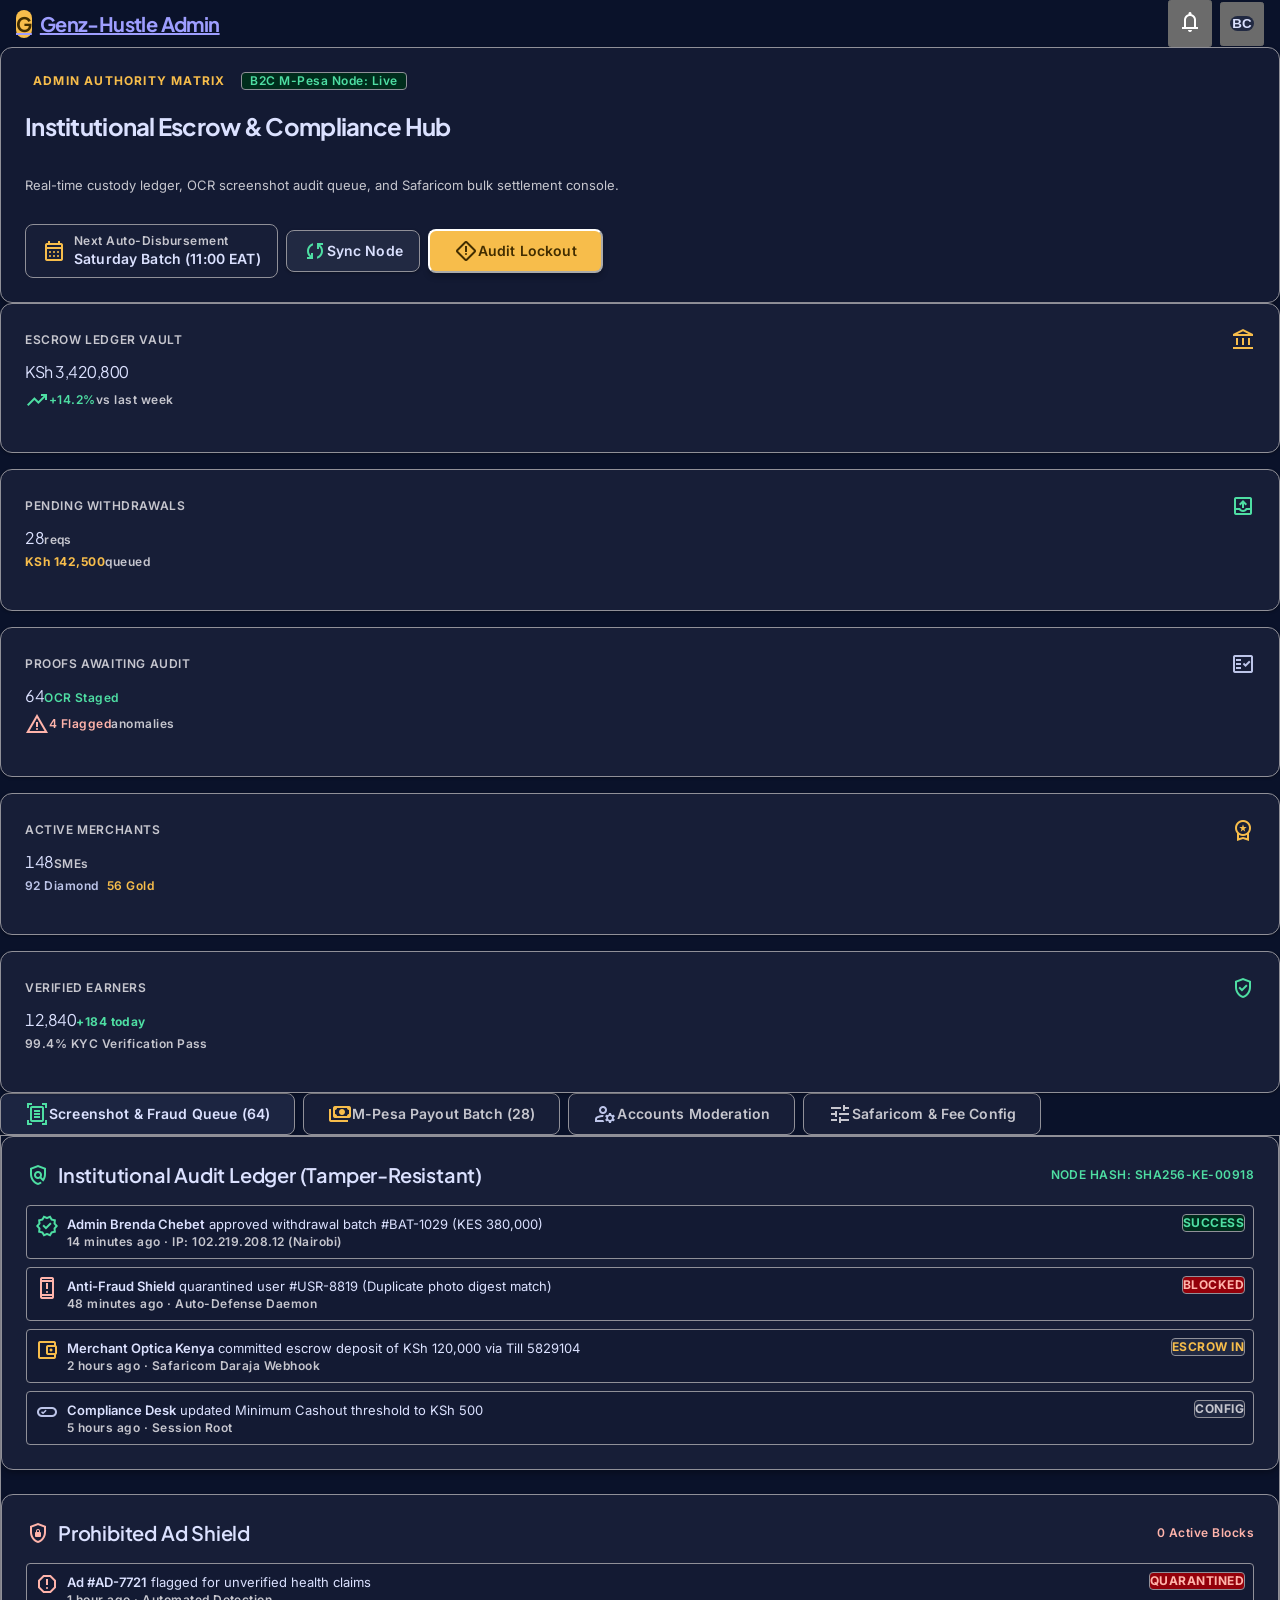
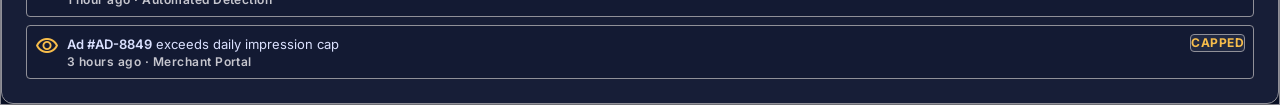
<file: admin-dashboard.html>
<!DOCTYPE html>
<html lang="en" class="dark">
<head>
  <meta charset="utf-8"/>
  <meta content="width=device-width, initial-scale=1.0" name="viewport"/>
  <title>Admin Console — Genz-Hustle</title>
  <link rel="preconnect" href="https://fonts.googleapis.com"/>
  <link rel="preconnect" href="https://fonts.gstatic.com" crossorigin/>
  <link href="https://fonts.googleapis.com/css2?family=Inter:wght@400;500;600;700&amp;family=Plus+Jakarta+Sans:wght@600;700;800&amp;display=swap" rel="stylesheet"/>
  <link href="https://fonts.googleapis.com/css2?family=Material+Symbols+Outlined:opsz,wght,FILL,GRAD@24,400,0,0" rel="stylesheet"/>
  <link rel="stylesheet" href="assets/css/design-system.css"/>
  <style>
    .tab-content{display:none}.tab-content--active{display:block}
  </style>
</head>
<body>
  <a href="#main-content" class="skip-to-content">Skip to main content</a>

  <header class="border-b border-surface-variant sticky top-0 z-sticky bg-surface/80 backdrop-blur-md">
    <div class="container flex items-center justify-between py-space-sm px-space-md gap-space-md">
      <a href="index.html" class="flex items-center gap-space-sm text-decoration-none">
        <span class="w-8 h-8 rounded-lg bg-secondary flex items-center justify-center text-on-secondary font-display-lg text-headline-md font-bold">G</span>
        <span class="font-display text-headline-md font-bold tracking-tight">Genz-Hustle Admin</span>
      </a>

      <nav class="hidden md:flex items-center gap-space-lg">
        <a href="#dashboard" class="text-on-surface-variant hover:text-on-surface transition-colors text-label-sm font-semibold">Dashboard</a>
        <a href="#proof-audit" class="text-on-surface-variant hover:text-on-surface transition-colors text-label-sm font-semibold">Proof Audit</a>
        <a href="#mpesa" class="text-on-surface-variant hover:text-on-surface transition-colors text-label-sm font-semibold">M-Pesa Payouts</a>
        <a href="#moderation" class="text-on-surface-variant hover:text-on-surface transition-colors text-label-sm font-semibold">Moderation</a>
        <a href="#config" class="text-on-surface-variant hover:text-on-surface transition-colors text-label-sm font-semibold">System Config</a>
        <a href="#compliance" class="text-on-surface-variant hover:text-on-surface transition-colors text-label-sm font-semibold">Compliance</a>
      </nav>

      <div class="flex items-center gap-space-sm">
        <button class="btn--icon" aria-label="Notifications" id="admin-notif-btn"><span class="material-symbols-outlined">notifications</span><span class="absolute top-1 right-1 w-2.5 h-2.5 rounded-full bg-error"></span></button>
        <button class="btn--icon" aria-label="Open user menu" id="admin-user-menu-btn"><span class="w-8 h-8 rounded-full bg-surface-container-high flex items-center justify-center text-on-surface font-bold text-xs">BC</span></button>
      </div>
    </div>
  </header>

  <main id="main-content">
    <section class="flex flex-col lg:flex-row lg:items-center justify-between gap-space-md bg-surface-container-low p-space-lg rounded-xl shadow-md border border-surface-variant mb-space-lg">
      <div class="flex flex-col gap-space-xs">
        <div class="flex items-center gap-space-sm"><span class="font-label-sm text-label-sm px-space-sm py-0.5 rounded bg-secondary/15 text-secondary uppercase tracking-widest font-bold">Admin Authority Matrix</span><span class="inline-flex items-center gap-1.5 px-space-sm py-0.5 rounded bg-tertiary-container text-tertiary font-label-sm text-label-sm border border-tertiary/30"><span class="w-1.5 h-1.5 rounded-full bg-tertiary animate-pulse"></span> B2C M-Pesa Node: Live</span></div>
        <h1 class="text-headline-lg text-headline-lg text-on-surface tracking-tight">Institutional Escrow &amp; Compliance Hub</h1>
        <p class="font-body-sm text-body-sm text-on-surface-variant">Real-time custody ledger, OCR screenshot audit queue, and Safaricom bulk settlement console.</p>
      </div>
      <div class="flex items-center flex-wrap gap-space-sm">
        <div class="bg-surface-container px-space-md py-space-sm rounded-lg flex items-center gap-space-sm border border-surface-variant"><span class="material-symbols-outlined text-secondary text-[20px]" aria-hidden="true">calendar_month</span><div class="flex flex-col"><span class="font-label-sm text-label-sm text-on-surface-variant">Next Auto-Disbursement</span><span class="font-label-md text-label-md text-on-surface font-semibold">Saturday Batch (11:00 EAT)</span></div></div>
        <button class="flex items-center gap-space-xs bg-surface-container-high hover:bg-surface-variant text-on-surface px-space-md py-space-sm rounded-lg transition-colors shadow-sm border border-surface-variant" id="refreshDataBtn" type="button"><span class="material-symbols-outlined text-tertiary text-[18px]" aria-hidden="true">sync</span><span class="font-label-md text-label-md">Sync Node</span></button>
        <button class="flex items-center gap-space-xs bg-secondary hover:bg-secondary-fixed text-on-secondary px-space-lg py-space-sm rounded-lg transition-all shadow-md font-semibold border-none" type="button"><span class="material-symbols-outlined text-[18px]" aria-hidden="true">emergency_home</span><span class="font-label-md text-label-md">Audit Lockout</span></button>
      </div>
    </section>

    <section class="grid grid-cols-1 md:grid-cols-2 xl:grid-cols-5 gap-space-md mb-space-lg">
      <div class="bg-surface-container p-space-lg rounded-xl shadow-sm flex flex-col justify-between relative overflow-hidden group border border-surface-variant">
        <div class="absolute -right-4 -bottom-4 w-20 h-20 bg-secondary/5 rounded-full pointer-events-none"></div>
        <div class="flex items-center justify-between mb-space-sm"><span class="font-label-sm text-label-sm text-on-surface-variant uppercase tracking-wider font-semibold">Escrow Ledger Vault</span><span class="material-symbols-outlined text-secondary text-[22px]" aria-hidden="true">account_balance</span></div>
        <div class="flex flex-col"><span class="font-currency-metric text-currency-metric text-on-surface tracking-tight">KSh 3,420,800</span><div class="flex items-center gap-space-xs mt-space-xs"><span class="text-tertiary font-label-sm text-label-sm font-semibold flex items-center"><span class="material-symbols-outlined text-[14px]" aria-hidden="true">trending_up</span> +14.2%</span><span class="text-on-surface-variant font-label-sm text-label-sm">vs last week</span></div></div>
        <div class="w-full bg-surface-container-lowest h-1.5 rounded-full mt-space-md overflow-hidden"><div class="bg-secondary h-full rounded-full" style="width:78%"></div></div>
      </div>

      <div class="bg-surface-container p-space-lg rounded-xl shadow-sm flex flex-col justify-between relative overflow-hidden group border border-surface-variant">
        <div class="absolute -right-4 -bottom-4 w-20 h-20 bg-tertiary/5 rounded-full pointer-events-none"></div>
        <div class="flex items-center justify-between mb-space-sm"><span class="font-label-sm text-label-sm text-on-surface-variant uppercase tracking-wider font-semibold">Pending Withdrawals</span><span class="material-symbols-outlined text-tertiary text-[22px]" aria-hidden="true">outbox</span></div>
        <div class="flex flex-col"><div class="flex items-baseline gap-space-xs"><span class="font-currency-metric text-currency-metric text-on-surface tracking-tight">28</span><span class="font-label-sm text-label-sm text-on-surface-variant">reqs</span></div><div class="flex items-center gap-space-xs mt-space-xs"><span class="text-secondary font-label-sm text-label-sm font-bold">KSh 142,500</span><span class="text-on-surface-variant font-label-sm text-label-sm">queued</span></div></div>
        <div class="w-full bg-surface-container-lowest h-1.5 rounded-full mt-space-md overflow-hidden"><div class="bg-tertiary h-full rounded-full" style="width:45%"></div></div>
      </div>

      <div class="bg-surface-container p-space-lg rounded-xl shadow-sm flex flex-col justify-between relative overflow-hidden group border border-surface-variant">
        <div class="absolute -right-4 -bottom-4 w-20 h-20 bg-primary/5 rounded-full pointer-events-none"></div>
        <div class="flex items-center justify-between mb-space-sm"><span class="font-label-sm text-label-sm text-on-surface-variant uppercase tracking-wider font-semibold">Proofs Awaiting Audit</span><span class="material-symbols-outlined text-primary text-[22px]" aria-hidden="true">fact_check</span></div>
        <div class="flex flex-col"><div class="flex items-baseline gap-space-xs"><span class="font-currency-metric text-currency-metric text-on-surface tracking-tight">64</span><span class="font-label-sm text-label-sm text-tertiary font-semibold">OCR Staged</span></div><div class="flex items-center gap-space-xs mt-space-xs"><span class="text-error font-label-sm text-label-sm flex items-center"><span class="material-symbols-outlined text-[14px]" aria-hidden="true">warning</span> 4 Flagged</span><span class="text-on-surface-variant font-label-sm text-label-sm">anomalies</span></div></div>
        <div class="w-full bg-surface-container-lowest h-1.5 rounded-full mt-space-md overflow-hidden"><div class="bg-primary h-full rounded-full" style="width:62%"></div></div>
      </div>

      <div class="bg-surface-container p-space-lg rounded-xl shadow-sm flex flex-col justify-between relative overflow-hidden group border border-surface-variant">
        <div class="absolute -right-4 -bottom-4 w-20 h-20 bg-secondary/5 rounded-full pointer-events-none"></div>
        <div class="flex items-center justify-between mb-space-sm"><span class="font-label-sm text-label-sm text-on-surface-variant uppercase tracking-wider font-semibold">Active Merchants</span><span class="material-symbols-outlined text-secondary text-[22px]" aria-hidden="true">workspace_premium</span></div>
        <div class="flex flex-col"><div class="flex items-baseline gap-space-xs"><span class="font-currency-metric text-currency-metric text-on-surface tracking-tight">148</span><span class="font-label-sm text-label-sm text-on-surface-variant">SMEs</span></div><div class="flex items-center gap-space-sm mt-space-xs font-label-sm text-label-sm"><span class="text-primary font-semibold">92 Diamond</span><span class="text-secondary font-semibold">56 Gold</span></div></div>
        <div class="w-full bg-surface-container-lowest h-1.5 rounded-full mt-space-md overflow-hidden"><div class="bg-secondary h-full rounded-full" style="width:89%"></div></div>
      </div>

      <div class="bg-surface-container p-space-lg rounded-xl shadow-sm flex flex-col justify-between relative overflow-hidden group border border-surface-variant">
        <div class="absolute -right-4 -bottom-4 w-20 h-20 bg-tertiary/5 rounded-full pointer-events-none"></div>
        <div class="flex items-center justify-between mb-space-sm"><span class="font-label-sm text-label-sm text-on-surface-variant uppercase tracking-wider font-semibold">Verified Earners</span><span class="material-symbols-outlined text-tertiary text-[22px]" aria-hidden="true">verified_user</span></div>
        <div class="flex flex-col"><div class="flex items-baseline gap-space-xs"><span class="font-currency-metric text-currency-metric text-on-surface tracking-tight">12,840</span><span class="font-label-sm text-label-sm text-tertiary font-bold">+184 today</span></div><div class="flex items-center gap-space-xs mt-space-xs"><span class="text-on-surface-variant font-label-sm text-label-sm">99.4% KYC Verification Pass</span></div></div>
        <div class="w-full bg-surface-container-lowest h-1.5 rounded-full mt-space-md overflow-hidden"><div class="bg-tertiary h-full rounded-full" style="width:94%"></div></div>
      </div>
    </section>
    <div class="flex items-center gap-space-sm overflow-x-auto pb-space-xs border-b border-surface-variant mb-space-lg">
      <button class="admin-tab-btn px-space-lg py-space-sm rounded-lg bg-primary-container text-on-surface font-label-md text-label-md font-semibold flex items-center gap-space-xs shadow-sm border border-surface-variant" data-tab-target="proof-audit" type="button"><span class="material-symbols-outlined text-[18px] text-tertiary" aria-hidden="true">document_scanner</span><span>Screenshot &amp; Fraud Queue (64)</span></button>
      <button class="admin-tab-btn px-space-lg py-space-sm rounded-lg bg-surface-container text-on-surface-variant hover:text-on-surface font-label-md text-label-md font-semibold flex items-center gap-space-xs transition-colors border border-surface-variant/50" data-tab-target="mpesa-disbursement" type="button"><span class="material-symbols-outlined text-[18px] text-secondary" aria-hidden="true">payments</span><span>M-Pesa Payout Batch (28)</span></button>
      <button class="admin-tab-btn px-space-lg py-space-sm rounded-lg bg-surface-container text-on-surface-variant hover:text-on-surface font-label-md text-label-md font-semibold flex items-center gap-space-xs transition-colors border border-surface-variant/50" data-tab-target="user-moderation" type="button"><span class="material-symbols-outlined text-[18px] text-primary" aria-hidden="true">manage_accounts</span><span>Accounts Moderation</span></button>
      <button class="admin-tab-btn px-space-lg py-space-sm rounded-lg bg-surface-container text-on-surface-variant hover:text-on-surface font-label-md text-label-md font-semibold flex items-center gap-space-xs transition-colors border border-surface-variant/50" data-tab-target="system-config" type="button"><span class="material-symbols-outlined text-[18px] text-on-surface-variant" aria-hidden="true">tune</span><span>Safaricom &amp; Fee Config</span></button>
    </div>

    <section class="tab-content flex-col gap-space-md mb-space-lg border border-surface-variant" id="tab-proof-audit">
      <div class="flex flex-col xl:flex-row gap-space-md">
        <div class="xl:w-5/12 flex flex-col bg-surface-container rounded-xl shadow-md overflow-hidden border border-surface-variant">
          <div class="p-space-md bg-surface-container-high flex items-center justify-between border-b border-surface-variant/50"><div class="flex items-center gap-space-sm"><span class="material-symbols-outlined text-tertiary text-[20px]" aria-hidden="true">filter_list</span><span class="font-headline-md text-headline-md text-on-surface">Submissions Awaiting Verification</span></div><span class="font-label-sm text-label-sm bg-surface-container px-space-sm py-0.5 rounded text-secondary font-bold border border-surface-variant/30">Sort: 24h Expiry</span></div>
          <div class="divide-y-0 flex flex-col p-space-sm gap-space-xs max-h-[640px] overflow-y-auto">
            <div class="submission-item cursor-pointer p-space-md rounded-lg bg-primary-container text-on-surface flex flex-col gap-space-xs transition-all border border-surface-variant/30">
              <div class="flex items-center justify-between"><div class="flex items-center gap-space-xs"><span class="w-2 h-2 rounded-full bg-tertiary"></span><span class="font-label-md text-label-md font-bold">Kev_Nairobi047</span><span class="font-label-sm text-label-sm px-1.5 py-0.5 rounded bg-surface-container-high text-secondary">Gold Tier</span></div><span class="font-label-sm text-label-sm text-tertiary font-mono">KES 50 Yield</span></div>
              <div class="flex items-center justify-between text-on-surface-variant font-body-sm text-body-sm"><span>Campaign: #AD-8849 (Optica Kenya Promo)</span><span class="font-mono text-tertiary-fixed-dim">OCR: 412 Views</span></div>
              <div class="flex items-center justify-between mt-1 pt-1 bg-surface-container-lowest/40 px-2 py-1 rounded font-label-sm text-label-sm border border-surface-variant/30"><span class="text-on-surface-variant">Timestamp: 23 hrs 12 mins ago</span><span class="text-tertiary font-bold">Integrity: 98.4% SAFE</span></div>
            </div>
            <div class="submission-item cursor-pointer p-space-md rounded-lg bg-surface-container-low hover:bg-surface-container-high text-on-surface flex flex-col gap-space-xs transition-all border border-surface-variant/30">
              <div class="flex items-center justify-between"><div class="flex items-center gap-space-xs"><span class="w-2 h-2 rounded-full bg-secondary"></span><span class="font-label-md text-label-md font-bold">Amani_W</span><span class="font-label-sm text-label-sm px-1.5 py-0.5 rounded bg-surface-container-high text-primary">Silver Tier</span></div><span class="font-label-sm text-label-sm text-secondary font-mono">KES 25 Yield</span></div>
              <div class="flex items-center justify-between text-on-surface-variant font-body-sm text-body-sm"><span>Campaign: #AD-9102 (Jumia Flash Tech)</span><span class="font-mono text-on-surface">OCR: 198 Views</span></div>
              <div class="flex items-center justify-between mt-1 pt-1 bg-surface-container-lowest/40 px-2 py-1 rounded font-label-sm text-label-sm border border-surface-variant/30"><span class="text-on-surface-variant">Timestamp: 19 hrs 44 mins ago</span><span class="text-secondary font-bold">Integrity: 91.0% SAFE</span></div>
            </div>
            <div class="submission-item cursor-pointer p-space-md rounded-lg bg-surface-container-low hover:bg-surface-container-high text-on-surface flex flex-col gap-space-xs transition-all border border-error/40">
              <div class="flex items-center justify-between"><div class="flex items-center gap-space-xs"><span class="w-2 h-2 rounded-full bg-error"></span><span class="font-label-md text-label-md font-bold">Brian_K_254</span><span class="font-label-sm text-label-sm px-1.5 py-0.5 rounded bg-surface-container-high text-tertiary">Bronze Tier</span></div><span class="font-label-sm text-label-sm text-error font-mono">SUSPICIOUS</span></div>
              <div class="flex items-center justify-between text-on-surface-variant font-body-sm text-body-sm"><span>Campaign: #AD-8849 (Optica Kenya Promo)</span><span class="font-mono text-error">OCR: Resized Exif</span></div>
              <div class="flex items-center justify-between mt-1 pt-1 bg-error-container/40 px-2 py-1 rounded font-label-sm text-label-sm text-error border border-error/30"><span>Timestamp mismatch: 31 hrs old</span><span class="font-bold uppercase tracking-wider">Duplicate Hash Flag</span></div>
            </div>
            <div class="submission-item cursor-pointer p-space-md rounded-lg bg-surface-container-low hover:bg-surface-container-high text-on-surface flex flex-col gap-space-xs transition-all border border-surface-variant/30">
              <div class="flex items-center justify-between"><div class="flex items-center gap-space-xs"><span class="w-2 h-2 rounded-full bg-tertiary"></span><span class="font-label-md text-label-md font-bold">Faith_Omondi</span><span class="font-label-sm text-label-sm px-1.5 py-0.5 rounded bg-surface-container-high text-secondary">Gold Tier</span></div><span class="font-label-sm text-label-sm text-tertiary font-mono">KES 50 Yield</span></div>
              <div class="flex items-center justify-between text-on-surface-variant font-body-sm text-body-sm"><span>Campaign: #AD-9230 (Bata Shoe Fest)</span><span class="font-mono text-tertiary-fixed-dim">OCR: 530 Views</span></div>
              <div class="flex items-center justify-between mt-1 pt-1 bg-surface-container-lowest/40 px-2 py-1 rounded font-label-sm text-label-sm border border-surface-variant/30"><span class="text-on-surface-variant">Timestamp: 21 hrs 02 mins ago</span><span class="text-tertiary font-bold">Integrity: 99.2% SAFE</span></div>
            </div>
          </div>
        </div>

        <div class="xl:w-7/12 flex flex-col bg-surface-container rounded-xl shadow-md overflow-hidden border border-surface-variant">
          <div class="p-space-md bg-surface-container-high flex flex-wrap items-center justify-between gap-space-sm border-b border-surface-variant/50"><div class="flex items-center gap-space-sm"><span class="material-symbols-outlined text-secondary text-[22px]" aria-hidden="true">csv</span><div><span class="font-headline-md text-headline-md text-on-surface">VeriView™ Neural Inspection Deck</span><span class="block font-label-sm text-label-sm text-on-surface-variant">Reviewing: Kev_Nairobi047 | Submission ID #SUB-89410</span></div></div><span class="font-label-sm text-label-sm px-space-sm py-1 rounded bg-tertiary-container text-tertiary font-mono font-bold border border-tertiary/30">Audit State: PENDING DISPATCH</span></div>
          <div class="p-space-lg flex flex-col gap-space-lg">
            <div class="grid grid-cols-1 md:grid-cols-2 gap-space-md">
              <div class="bg-surface-container-lowest p-space-md rounded-lg flex flex-col items-center justify-center relative min-h-[360px] border border-surface-variant/50"><div class="relative w-full h-[320px] rounded-lg overflow-hidden bg-surface-container-high flex items-center justify-center border border-surface-variant/30"><img class="object-cover w-full h-full" loading="lazy" src="https://lh3.googleusercontent.com/aida-public/[base64]" alt="A smartphone screenshot showing a genuine Kenyan WhatsApp Status viewer analytics page displaying 412 status viewers with distinct timestamps and contacts, framed in dark modern mobile interface with high-contrast text and green WhatsApp verification cues."/><div class="absolute bottom-16 left-6 right-6 p-2 rounded bg-surface-container-lowest/90 backdrop-blur-md border border-tertiary flex items-center justify-between"><div class="flex items-center gap-2"><span class="w-2 h-2 rounded-full bg-tertiary animate-ping"></span><span class="font-label-sm text-label-sm text-tertiary font-mono">OCR BOUNDED: 'Viewed by 412'</span></div><span class="font-label-sm text-label-sm text-secondary font-bold">Match: 100%</span></div></div><div class="flex items-center justify-between w-full mt-space-sm text-on-surface-variant font-label-sm text-label-sm"><span>Original File: status_proof_img_89410.png</span><span class="text-tertiary">EXIF Camera: Samsung SM-A536B</span></div></div>
              <div class="flex flex-col justify-between bg-surface-container-low p-space-md rounded-lg border border-surface-variant"><div class="flex flex-col gap-space-sm"><span class="font-label-sm text-label-sm uppercase tracking-wider text-secondary font-bold">OCR Heuristics Analysis</span><div class="bg-surface-container p-space-sm rounded flex justify-between items-center border border-surface-variant/50"><span class="font-body-sm text-body-sm text-on-surface-variant">Extracted View Count</span><span class="font-headline-md text-headline-md text-on-surface font-mono">412 Views</span></div><div class="bg-surface-container p-space-sm rounded flex justify-between items-center border border-surface-variant/50"><span class="font-body-sm text-body-sm text-on-surface-variant">Required Ad Minimum</span><span class="font-label-md text-label-md text-on-surface">150 Views (Met +174%)</span></div><div class="bg-surface-container p-space-sm rounded flex justify-between items-center border border-surface-variant/50"><span class="font-body-sm text-body-sm text-on-surface-variant">24-Hour Expiry Window</span><span class="font-label-md text-label-md text-tertiary flex items-center gap-1"><span class="material-symbols-outlined text-[16px]" aria-hidden="true">check_circle</span> 23h 12m (Valid)</span></div><div class="bg-surface-container p-space-sm rounded flex justify-between items-center border border-surface-variant/50"><span class="font-body-sm text-body-sm text-on-surface-variant">Ad ID Hash Match</span><span class="font-label-md text-label-md text-tertiary font-mono">#AD-8849-CONFIRMED</span></div><div class="bg-surface-container p-space-sm rounded flex justify-between items-center border border-surface-variant/50"><span class="font-body-sm text-body-sm text-on-surface-variant">Image Integrity / Font Alteration</span><span class="font-label-md text-label-md text-tertiary">0% Modification Detected</span></div></div><div class="bg-surface-container-high p-space-md rounded-lg flex flex-col gap-space-xs mt-space-sm border border-surface-variant/30"><div class="flex justify-between items-center"><span class="font-label-sm text-label-sm text-on-surface-variant">Auditor Payout Credit:</span><span class="font-currency-metric text-currency-metric text-secondary font-bold">KSh 50.00</span></div><span class="font-body-sm text-body-sm text-on-surface-variant">Will credit directly to Earner M-Pesa balance vault under pending reserve.</span></div></div>
            </div>
            <div class="flex flex-wrap items-center justify-end gap-space-md pt-space-sm bg-surface-container-low p-space-md rounded-lg border-t border-surface-variant/30"><button class="px-space-md py-space-sm rounded-lg bg-error-container text-on-error-container hover:bg-error hover:text-on-error font-label-md text-label-md transition-colors flex items-center gap-space-xs border border-error/30" type="button"><span class="material-symbols-outlined text-[18px]" aria-hidden="true">gavel</span><span>Flag Duplicate / Ban</span></button><button class="px-space-md py-space-sm rounded-lg bg-surface-container-high text-on-surface hover:bg-surface-bright font-label-md text-label-md transition-colors flex items-center gap-space-xs border border-surface-variant" type="button"><span class="material-symbols-outlined text-[18px]" aria-hidden="true">cancel</span><span>Reject with Reason</span></button><button class="px-space-lg py-space-sm rounded-lg bg-tertiary text-on-tertiary hover:bg-tertiary-fixed font-label-md text-label-md font-bold transition-all shadow-md flex items-center gap-space-xs border-none" id="approveBtn" type="button"><span class="material-symbols-outlined text-[18px]" aria-hidden="true">verified</span><span>Approve Commission (KSh 50.00)</span></button></div>
          </div>
        </div>
      </div>
    </section>

    <section class="tab-content hidden flex-col gap-space-md mb-space-lg border border-surface-variant" id="tab-mpesa-disbursement">
      <div class="bg-surface-container rounded-xl p-space-lg shadow-md flex flex-col gap-space-lg border border-surface-variant">
        <div class="flex flex-col lg:flex-row lg:items-center justify-between gap-space-md bg-surface-container-high p-space-lg rounded-xl border border-surface-variant/30"><div class="flex flex-col gap-space-xs"><div class="flex items-center gap-space-sm"><span class="font-headline-md text-headline-md text-on-surface">Scheduled Payout Disbursement Engine</span><span class="font-label-sm text-label-sm px-space-sm py-0.5 rounded bg-tertiary/15 text-tertiary font-bold border border-tertiary/30">Tuesday &amp; Saturday Cycle</span></div><p class="font-body-sm text-body-sm text-on-surface-variant">Bulk Safaricom B2C API gateway. Direct payout directly to validated mobile wallets with automatic excise deduction.</p></div><div class="flex items-center gap-space-sm flex-wrap"><div class="flex flex-col text-right pr-space-md"><span class="font-label-sm text-label-sm text-on-surface-variant">Batch Payload Total</span><span class="font-currency-metric text-currency-metric text-secondary font-bold">KSh 142,500.00</span></div><button class="bg-secondary hover:bg-secondary-fixed text-on-secondary px-space-lg py-space-md rounded-lg font-label-md text-label-md font-bold transition-all shadow-lg flex items-center gap-space-xs border-none" id="disburseBatchBtn" type="button"><span class="material-symbols-outlined text-[20px]" aria-hidden="true">send_and_archive</span><span>Batch Disburse via Safaricom B2C API</span></button></div></div>
        <div class="overflow-x-auto"><table class="data-table"><thead><tr class="bg-surface-container-low text-on-surface-variant font-label-sm text-label-sm uppercase tracking-wider"><th class="p-space-md">Earner &amp; Contact</th><th class="p-space-md">Phone (M-Pesa)</th><th class="p-space-md">Tier</th><th class="p-space-md">Vault Balance</th><th class="p-space-md">Claim Amount</th><th class="p-space-md">API Validation</th><th class="p-space-md text-right">Actions</th></tr></thead><tbody class="divide-y-0 text-on-surface">
          <tr class="hover:bg-surface-container-high/60 transition-colors"><td class="p-space-md font-label-md text-label-md font-semibold"><div class="flex items-center gap-space-sm"><div class="w-8 h-8 rounded-full bg-surface-container-highest flex items-center justify-center font-bold text-secondary border border-surface-variant/30">JN</div><div><span>James Ndegwa</span><span class="block text-on-surface-variant font-label-sm text-label-sm">KYC ID: #KE-9920141</span></div></div></td><td class="p-space-md font-mono">+254 712 894 201</td><td class="p-space-md"><span class="px-space-sm py-0.5 rounded-lg bg-surface-container-high text-secondary font-label-sm text-label-sm font-semibold border border-surface-variant/50">Gold</span></td><td class="p-space-md font-mono text-on-surface-variant">KSh 18,400</td><td class="p-space-md font-mono font-bold text-tertiary">KSh 15,000</td><td class="p-space-md"><span class="inline-flex items-center gap-1 font-label-sm text-label-sm text-tertiary border border-tertiary/30 px-2 py-1 rounded-lg"><span class="material-symbols-outlined text-[14px]" aria-hidden="true">check_circle</span> Name Matches KYC</span></td><td class="p-space-md text-right"><div class="inline-flex items-center gap-space-xs"><button class="p-space-xs rounded-lg bg-surface-container-high text-on-surface-variant hover:text-on-surface border border-surface-variant/30" title="Generate Manual Receipt" type="button"><span class="material-symbols-outlined text-[18px]" aria-hidden="true">receipt_long</span></button><button class="px-space-md py-space-xs rounded-lg bg-tertiary-container text-tertiary font-label-sm text-label-sm font-semibold hover:bg-tertiary hover:text-on-tertiary transition-colors border border-tertiary/30" type="button">Disburse</button></div></td></tr>
          <tr class="hover:bg-surface-container-high/60 transition-colors bg-surface-container-low/40"><td class="p-space-md font-label-md text-label-md font-semibold"><div class="flex items-center gap-space-sm"><div class="w-8 h-8 rounded-full bg-surface-container-highest flex items-center justify-center font-bold text-primary border border-surface-variant/30">MW</div><div><span>Mary Wanjiru</span><span class="block text-on-surface-variant font-label-sm text-label-sm">KYC ID: #KE-8840129</span></div></div></td><td class="p-space-md font-mono">+254 728 554 119</td><td class="p-space-md"><span class="px-space-sm py-0.5 rounded-lg bg-surface-container-high text-primary font-label-sm text-label-sm font-semibold border border-surface-variant/50">Silver</span></td><td class="p-space-md font-mono text-on-surface-variant">KSh 9,250</td><td class="p-space-md font-mono font-bold text-tertiary">KSh 8,500</td><td class="p-space-md"><span class="inline-flex items-center gap-1 font-label-sm text-label-sm text-tertiary border border-tertiary/30 px-2 py-1 rounded-lg"><span class="material-symbols-outlined text-[14px]" aria-hidden="true">check_circle</span> Name Matches KYC</span></td><td class="p-space-md text-right"><div class="inline-flex items-center gap-space-xs"><button class="p-space-xs rounded-lg bg-surface-container-high text-on-surface-variant hover:text-on-surface border border-surface-variant/30" title="Generate Manual Receipt" type="button"><span class="material-symbols-outlined text-[18px]" aria-hidden="true">receipt_long</span></button><button class="px-space-md py-space-xs rounded-lg bg-tertiary-container text-tertiary font-label-sm text-label-sm font-semibold hover:bg-tertiary hover:text-on-tertiary transition-colors border border-tertiary/30" type="button">Disburse</button></div></td></tr>
          <tr class="hover:bg-surface-container-high/60 transition-colors"><td class="p-space-md font-label-md text-label-md font-semibold"><div class="flex items-center gap-space-sm"><div class="w-8 h-8 rounded-full bg-surface-container-highest flex items-center justify-center font-bold text-tertiary border border-surface-variant/30">EO</div><div><span>Emmanuel Otieno</span><span class="block text-on-surface-variant font-label-sm text-label-sm">KYC ID: #KE-7104921</span></div></div></td><td class="p-space-md font-mono">+254 701 442 908</td><td class="p-space-md"><span class="px-space-sm py-0.5 rounded-lg bg-surface-container-high text-secondary font-label-sm text-label-sm font-semibold border border-surface-variant/50">Gold</span></td><td class="p-space-md font-mono text-on-surface-variant">KSh 32,800</td><td class="p-space-md font-mono font-bold text-tertiary">KSh 30,000</td><td class="p-space-md"><span class="inline-flex items-center gap-1 font-label-sm text-label-sm text-tertiary border border-tertiary/30 px-2 py-1 rounded-lg"><span class="material-symbols-outlined text-[14px]" aria-hidden="true">check_circle</span> Name Matches KYC</span></td><td class="p-space-md text-right"><div class="inline-flex items-center gap-space-xs"><button class="p-space-xs rounded-lg bg-surface-container-high text-on-surface-variant hover:text-on-surface border border-surface-variant/30" title="Generate Manual Receipt" type="button"><span class="material-symbols-outlined text-[18px]" aria-hidden="true">receipt_long</span></button><button class="px-space-md py-space-xs rounded-lg bg-tertiary-container text-tertiary font-label-sm text-label-sm font-semibold hover:bg-tertiary hover:text-on-tertiary transition-colors border border-tertiary/30" type="button">Disburse</button></div></td></tr>
          <tr class="hover:bg-surface-container-high/60 transition-colors bg-surface-container-low/40"><td class="p-space-md font-label-md text-label-md font-semibold"><div class="flex items-center gap-space-sm"><div class="w-8 h-8 rounded-full bg-surface-container-highest flex items-center justify-center font-bold text-on-surface-variant border border-surface-variant/30">SK</div><div><span>Sarah Korir</span><span class="block text-on-surface-variant font-label-sm text-label-sm">KYC ID: #KE-4402911</span></div></div></td><td class="p-space-md font-mono">+254 799 104 332</td><td class="p-space-md"><span class="px-space-sm py-0.5 rounded-lg bg-surface-container-high text-on-surface-variant font-label-sm text-label-sm font-semibold border border-surface-variant/50">Bronze</span></td><td class="p-space-md font-mono text-on-surface-variant">KSh 1,200</td><td class="p-space-md font-mono font-bold text-secondary font-bold">KSh 1,000</td><td class="p-space-md"><span class="inline-flex items-center gap-1 font-label-sm text-label-sm text-secondary font-bold border border-secondary/30 px-2 py-1 rounded-lg"><span class="material-symbols-outlined text-[14px]" aria-hidden="true">info</span> Manual Audit Flagged</span></td><td class="p-space-md text-right"><div class="inline-flex items-center gap-space-xs"><button class="p-space-xs rounded-lg bg-surface-container-high text-on-surface-variant hover:text-on-surface border border-surface-variant/30" title="Generate Manual Receipt" type="button"><span class="material-symbols-outlined text-[18px]" aria-hidden="true">receipt_long</span></button><button class="px-space-md py-space-xs rounded-lg bg-surface-container-high text-on-surface font-label-sm text-label-sm font-semibold hover:bg-surface-variant transition-colors border border-surface-variant/30" type="button">Inspect</button></div></td></tr>
        </tbody></table></div>
      </div>
    </section>

    <section class="tab-content hidden flex-col gap-space-md mb-space-lg border border-surface-variant" id="tab-user-moderation">
      <div class="bg-surface-container rounded-xl p-space-lg shadow-md flex flex-col gap-space-lg border border-surface-variant">
        <div class="flex flex-col md:flex-row md:items-center justify-between gap-space-md"><div class="flex flex-col gap-space-xs"><span class="font-headline-md text-headline-md text-on-surface">Member &amp; Merchant Governance Directory</span><span class="font-body-sm text-body-sm text-on-surface-variant">Manage KYC clearance, tier privileges, and merchant active campaigns.</span></div><div class="flex items-center gap-space-sm flex-wrap"><div class="relative"><span class="material-symbols-outlined absolute left-3 top-2.5 text-on-surface-variant text-[18px]" aria-hidden="true">search</span><input class="pl-9 pr-space-md py-space-xs rounded-lg bg-surface-container-low text-on-surface font-body-sm text-body-sm placeholder:text-on-surface-variant/60 focus:outline-none border border-surface-variant" placeholder="Search name, phone, or Ref code..." type="text"/></div><select class="px-space-md py-space-xs rounded-lg bg-surface-container-low text-on-surface font-label-sm text-label-sm focus:outline-none border border-surface-variant"><option>All Accounts (12,988)</option><option>Earners (12,840)</option><option>Merchants (148)</option><option>Suspended (19)</option></select></div></div>
        <div class="overflow-x-auto"><table class="data-table"><thead><tr class="bg-surface-container-low text-on-surface-variant font-label-sm text-label-sm uppercase tracking-wider"><th class="p-space-md">Account Entity</th><th class="p-space-md">Role</th><th class="p-space-md">Escrow / Yield Status</th><th class="p-space-md">Tier Setting</th><th class="p-space-md">Referral Code</th><th class="p-space-md">Compliance Flag</th><th class="p-space-md text-right">Moderator Controls</th></tr></thead><tbody class="divide-y-0 text-on-surface">
          <tr class="hover:bg-surface-container-high/60 transition-colors"><td class="p-space-md"><div class="flex items-center gap-space-sm"><div class="w-9 h-9 rounded-full bg-secondary/20 text-secondary flex items-center justify-center font-bold border border-secondary/30">OP</div><div><span class="font-label-md text-label-md font-semibold">Optica Kenya Ltd</span><span class="block text-on-surface-variant font-label-sm text-label-sm">merchant@optica.co.ke</span></div></div></td><td class="p-space-md"><span class="px-space-sm py-0.5 rounded-lg bg-secondary-container text-on-secondary font-label-sm text-label-sm font-semibold border border-secondary/30">Merchant (Diamond)</span></td><td class="p-space-md font-mono text-tertiary font-semibold">KSh 450,000 Custody</td><td class="p-space-md"><select class="bg-surface-container-low px-2 py-1 rounded text-on-surface font-label-sm text-label-sm border border-surface-variant"><option>Diamond Tier</option><option>Gold Tier</option></select></td><td class="p-space-md font-mono text-on-surface-variant">OPTICA-254</td><td class="p-space-md"><span class="text-tertiary font-label-sm text-label-sm flex items-center gap-1 border border-tertiary/30 px-2 py-1 rounded-lg"><span class="material-symbols-outlined text-[16px]" aria-hidden="true">verified</span> Verified</span></td><td class="p-space-md text-right"><div class="inline-flex gap-space-xs"><button class="px-space-sm py-1 rounded-lg bg-surface-container-high hover:bg-surface-bright font-label-sm text-label-sm text-on-surface border border-surface-variant/30" type="button">Audit Log</button><button class="px-space-sm py-1 rounded-lg bg-surface-container-high hover:bg-surface-bright font-label-sm text-label-sm text-secondary border border-surface-variant/30" type="button">Reset Ref</button></div></td></tr>
          <tr class="hover:bg-surface-container-high/60 transition-colors bg-surface-container-low/40"><td class="p-space-md"><div class="flex items-center gap-space-sm"><div class="w-9 h-9 rounded-full bg-tertiary/20 text-tertiary flex items-center justify-center font-bold border border-tertiary/30">KN</div><div><span class="font-label-md text-label-md font-semibold">Kevin Mutiso</span><span class="block text-on-surface-variant font-label-sm text-label-sm">+254 700 812 994</span></div></div></td><td class="p-space-md"><span class="px-space-sm py-0.5 rounded-lg bg-tertiary-container text-tertiary font-label-sm text-label-sm font-semibold border border-tertiary/30">Earner</span></td><td class="p-space-md font-mono text-on-surface font-semibold">KSh 4,120 Pending</td><td class="p-space-md"><select class="bg-surface-container-low px-2 py-1 rounded text-on-surface font-label-sm text-label-sm border border-surface-variant"><option>Gold (KES 50)</option><option>Silver (KES 25)</option><option>Bronze (KES 10)</option></select></td><td class="p-space-md font-mono text-on-surface-variant">KEV-EARN-01</td><td class="p-space-md"><span class="text-tertiary font-label-sm text-label-sm flex items-center gap-1 border border-tertiary/30 px-2 py-1 rounded-lg"><span class="material-symbols-outlined text-[16px]" aria-hidden="true">verified</span> Valid KYC</span></td><td class="p-space-md text-right"><div class="inline-flex gap-space-xs"><button class="px-space-sm py-1 rounded-lg bg-surface-container-high hover:bg-surface-bright font-label-sm text-label-sm text-on-surface border border-surface-variant/30" type="button">Audit Log</button><button class="px-space-sm py-1 rounded-lg bg-error-container text-on-error-container hover:bg-error hover:text-on-error font-label-sm text-label-sm border border-error/30" type="button">Suspend</button></div></td></tr>
          <tr class="hover:bg-surface-container-high/60 transition-colors"><td class="p-space-md"><div class="flex items-center gap-space-sm"><div class="w-9 h-9 rounded-full bg-error-container text-on-error-container flex items-center justify-center font-bold border border-error/30">BK</div><div><span class="font-label-md text-label-md font-semibold">Brian Kiprono</span><span class="block text-on-surface-variant font-label-sm text-label-sm">+254 745 220 191</span></div></div></td><td class="p-space-md"><span class="px-space-sm py-0.5 rounded-lg bg-error-container text-on-error-container font-label-sm text-label-sm font-semibold border border-error/30">Suspended</span></td><td class="p-space-md font-mono text-error font-semibold">Frozen (KES 350)</td><td class="p-space-md"><select class="bg-surface-container-low px-2 py-1 rounded text-on-surface font-label-sm text-label-sm border border-surface-variant" disabled=""><option>Bronze (KES 10)</option></select></td><td class="p-space-md font-mono text-on-surface-variant line-through">BRIAN-HUSTLE</td><td class="p-space-md"><span class="text-error font-label-sm text-label-sm flex items-center gap-1 border border-error/30 px-2 py-1 rounded-lg"><span class="material-symbols-outlined text-[16px]" aria-hidden="true">block</span> Fake Screenshots</span></td><td class="p-space-md text-right"><div class="inline-flex gap-space-xs"><button class="px-space-sm py-1 rounded-lg bg-surface-container-high hover:bg-surface-bright font-label-sm text-label-sm text-on-surface border border-surface-variant/30" type="button">View Logs</button><button class="px-space-sm py-1 rounded-lg bg-tertiary-container text-tertiary hover:bg-tertiary hover:text-on-tertiary font-label-sm text-label-sm border border-tertiary/30" type="button">Unfreeze</button></div></td></tr>
        </tbody></table></div>
      </div>
    </section>

    <section class="tab-content hidden flex-col gap-space-md mb-space-lg border border-surface-variant" id="tab-system-config">
      <div class="grid grid-cols-1 lg:grid-cols-2 gap-space-lg">
        <div class="bg-surface-container rounded-xl p-space-lg shadow-md flex flex-col gap-space-md border border-surface-variant"><div class="flex items-center gap-space-sm pb-space-sm bg-surface-container-high p-space-md rounded-lg border border-surface-variant/30"><span class="material-symbols-outlined text-secondary text-[22px]" aria-hidden="true">corporate_fare</span><span class="font-headline-md text-headline-md text-on-surface">Enterprise Identity &amp; Leadership Record</span></div><div class="flex flex-col gap-space-md"><div class="flex flex-col gap-space-xs"><label class="font-label-sm text-label-sm text-on-surface-variant font-semibold">Registered Company Legal Entity</label><input class="w-full px-space-md py-space-sm rounded-lg bg-surface-container-low text-on-surface font-body-md text-body-md focus:outline-none border border-surface-variant" type="text" value="Genz-Hustle Digital Ventures Ltd"/></div><div class="flex flex-col gap-space-xs"><label class="font-label-sm text-label-sm text-on-surface-variant font-semibold">Chief Executive Officer (CEO)</label><input class="w-full px-space-md py-space-sm rounded-lg bg-surface-container-low text-on-surface font-body-md text-body-md focus:outline-none border border-surface-variant" type="text" value="Dr. Brenda Chebet"/></div><div class="grid grid-cols-1 sm:grid-cols-2 gap-space-md"><div class="flex flex-col gap-space-xs"><label class="font-label-sm text-label-sm text-on-surface-variant font-semibold">Safaricom B2C Till Number</label><input class="w-full px-space-md py-space-sm rounded-lg bg-surface-container-low text-secondary font-mono text-body-md focus:outline-none font-bold border border-surface-variant" type="text" value="5829104"/></div><div class="flex flex-col gap-space-xs"><label class="font-label-sm text-label-sm text-on-surface-variant font-semibold">Corporate Paybill Account</label><input class="w-full px-space-md py-space-sm rounded-lg bg-surface-container-low text-secondary font-mono text-body-md focus:outline-none font-bold border border-surface-variant" type="text" value="982100"/></div></div><div class="flex items-center justify-between p-space-md rounded-lg bg-surface-container-low border border-surface-variant"><div class="flex flex-col"><span class="font-label-md text-label-md text-on-surface font-semibold">Automatic Bi-Weekly Payout Dispatch</span><span class="font-body-sm text-body-sm text-on-surface-variant">Scheduled trigger for Tuesday &amp; Saturday 11:00 EAT</span></div><label class="relative inline-flex items-center cursor-pointer"><input checked="checked" class="sr-only peer" type="checkbox"/><div class="w-11 h-6 bg-surface-container-highest peer-focus:outline-none rounded-full peer peer-checked:after:translate-x-full peer-checked:after:border-surface peer-checked:bg-tertiary after:content-[''] after:absolute after:top-[2px] after:left-[2px] after:bg-on-tertiary after:border-surface after:border after:rounded-full after:h-5 after:w-5 after:transition-all"></div></label></div></div></div>
        <div class="bg-surface-container rounded-xl p-space-lg shadow-md flex flex-col gap-space-md border border-surface-variant"><div class="flex items-center gap-space-sm pb-space-sm bg-surface-container-high p-space-md rounded-lg border border-surface-variant/30"><span class="material-symbols-outlined text-tertiary text-[22px]" aria-hidden="true">tune</span><span class="font-headline-md text-headline-md text-on-surface">Commission Rates &amp; Threshold Governance</span></div><div class="flex flex-col gap-space-md"><div class="grid grid-cols-3 gap-space-sm"><div class="bg-surface-container-low p-space-md rounded-lg flex flex-col gap-space-xs border border-surface-variant/50"><span class="font-label-sm text-label-sm text-on-surface-variant">Bronze Earner</span><div class="flex items-center gap-1"><span class="text-on-surface-variant font-label-sm text-label-sm">KSh</span><input class="w-full bg-surface-container px-2 py-1 rounded text-on-surface font-bold text-currency-metric font-mono focus:outline-none border border-surface-variant" type="number" value="10"/></div><span class="text-on-surface-variant font-label-sm text-label-sm">per verified view</span></div><div class="bg-surface-container-low p-space-md rounded-lg flex flex-col gap-space-xs border border-surface-variant/50"><span class="font-label-sm text-label-sm text-primary font-semibold">Silver Earner</span><div class="flex items-center gap-1"><span class="text-primary font-label-sm text-label-sm">KSh</span><input class="w-full bg-surface-container px-2 py-1 rounded text-primary font-bold text-currency-metric font-mono focus:outline-none border border-surface-variant" type="number" value="25"/></div><span class="text-on-surface-variant font-label-sm text-label-sm">per verified view</span></div><div class="bg-surface-container-low p-space-md rounded-lg flex flex-col gap-space-xs border border-surface-variant/50"><span class="font-label-sm text-label-sm text-secondary font-semibold">Gold Earner</span><div class="flex items-center gap-1"><span class="text-secondary font-label-sm text-label-sm">KSh</span><input class="w-full bg-surface-container px-2 py-1 rounded text-secondary font-bold text-currency-metric font-mono focus:outline-none border border-surface-variant" type="number" value="50"/></div><span class="text-on-surface-variant font-label-sm text-label-sm">per verified view</span></div></div><div class="flex flex-col gap-space-xs"><label class="font-label-sm text-label-sm text-on-surface-variant font-semibold">Minimum Earner Cashout Floor (KSh)</label><div class="relative"><span class="absolute left-3 top-2.5 text-on-surface-variant font-bold font-mono">KES</span><input class="w-full pl-12 pr-space-md py-space-sm rounded-lg bg-surface-container-low text-on-surface font-mono text-body-md focus:outline-none font-bold border border-surface-variant" type="number" value="500"/></div><span class="font-label-sm text-label-sm text-on-surface-variant">Protects Safaricom B2C API micropayment overheads.</span></div><div class="flex items-center justify-end gap-space-sm pt-space-sm"><button class="px-space-md py-space-sm rounded-lg bg-surface-container-high text-on-surface-variant hover:text-on-surface font-label-md text-label-md border border-surface-variant/30" type="button">Revert Defaults</button><button class="px-space-lg py-space-sm rounded-lg bg-secondary text-on-secondary font-label-md text-label-md font-bold shadow-md hover:bg-secondary-fixed transition-all border-none" id="saveConfigBtn" type="button">Save System Config</button></div></div></div>
      </div>
    </section>

    <section class="grid grid-cols-1 xl:grid-cols-3 gap-space-lg mb-space-lg border border-surface-variant">
      <div class="xl:col-span-2 bg-surface-container rounded-xl p-space-lg shadow-md flex flex-col gap-space-md border border-surface-variant"><div class="flex items-center justify-between pb-space-xs"><div class="flex items-center gap-space-sm"><span class="material-symbols-outlined text-tertiary text-[22px]" aria-hidden="true">policy</span><span class="font-headline-md text-headline-md text-on-surface">Institutional Audit Ledger (Tamper-Resistant)</span></div><span class="font-label-sm text-label-sm text-tertiary font-mono">NODE HASH: SHA256-KE-00918</span></div><div class="flex flex-col gap-space-sm max-h-72 overflow-y-auto pr-space-xs"><div class="flex items-start justify-between p-space-sm rounded bg-surface-container-low font-body-sm text-body-sm border border-surface-variant/30"><div class="flex items-start gap-space-sm"><span class="material-symbols-outlined text-tertiary text-[18px] mt-0.5" aria-hidden="true">verified</span><div><span class="text-on-surface font-semibold">Admin Brenda Chebet</span> approved withdrawal batch #BAT-1029 (KES 380,000)<span class="block text-on-surface-variant font-label-sm text-label-sm font-mono">14 minutes ago · IP: 102.219.208.12 (Nairobi)</span></div></div><span class="font-label-sm text-label-sm text-tertiary font-bold bg-tertiary-container px-2 py-0.5 rounded border border-tertiary/30">SUCCESS</span></div><div class="flex items-start justify-between p-space-sm rounded bg-surface-container-low font-body-sm text-body-sm border border-surface-variant/30"><div class="flex items-start gap-space-sm"><span class="material-symbols-outlined text-error text-[18px] mt-0.5" aria-hidden="true">security_update_warning</span><div><span class="text-on-surface font-semibold">Anti-Fraud Shield</span> quarantined user #USR-8819 (Duplicate photo digest match)<span class="block text-on-surface-variant font-label-sm text-label-sm font-mono">48 minutes ago · Auto-Defense Daemon</span></div></div><span class="font-label-sm text-label-sm text-error font-bold bg-error-container px-2 py-0.5 rounded border border-error/30">BLOCKED</span></div><div class="flex items-start justify-between p-space-sm rounded bg-surface-container-low font-body-sm text-body-sm border border-surface-variant/30"><div class="flex items-start gap-space-sm"><span class="material-symbols-outlined text-secondary text-[18px] mt-0.5" aria-hidden="true">account_balance_wallet</span><div><span class="text-on-surface font-semibold">Merchant Optica Kenya</span> committed escrow deposit of KSh 120,000 via Till 5829104<span class="block text-on-surface-variant font-label-sm text-label-sm font-mono">2 hours ago · Safaricom Daraja Webhook</span></div></div><span class="font-label-sm text-label-sm text-secondary font-bold bg-surface-container-high px-2 py-0.5 rounded border border-surface-variant/50">ESCROW IN</span></div><div class="flex items-start justify-between p-space-sm rounded bg-surface-container-low font-body-sm text-body-sm border border-surface-variant/30"><div class="flex items-start gap-space-sm"><span class="material-symbols-outlined text-primary text-[18px] mt-0.5" aria-hidden="true">edit_attributes</span><div><span class="text-on-surface font-semibold">Compliance Desk</span> updated Minimum Cashout threshold to KSh 500<span class="block text-on-surface-variant font-label-sm text-label-sm font-mono">5 hours ago · Session Root</span></div></div><span class="font-label-sm text-label-sm text-on-surface-variant font-bold bg-surface-container-high px-2 py-0.5 rounded border border-surface-variant/30">CONFIG</span></div></div></div>
      <div class="bg-surface-container rounded-xl p-space-lg shadow-md flex flex-col gap-space-md border border-surface-variant"><div class="flex items-center justify-between"><div class="flex items-center gap-space-sm"><span class="material-symbols-outlined text-error text-[22px]" aria-hidden="true">shield_lock</span><span class="font-headline-md text-headline-md text-on-surface">Prohibited Ad Shield</span></div><span class="font-label-sm text-label-sm text-error font-mono">0 Active Blocks</span></div><div class="flex flex-col gap-space-sm max-h-64 overflow-y-auto pr-space-xs"><div class="flex items-start justify-between p-space-sm rounded bg-surface-container-low font-body-sm text-body-sm border border-surface-variant/30"><div class="flex items-start gap-space-sm"><span class="material-symbols-outlined text-error text-[18px] mt-0.5" aria-hidden="true">report</span><div><span class="text-on-surface font-semibold">Ad #AD-7721</span> flagged for unverified health claims<span class="block text-on-surface-variant font-label-sm text-label-sm font-mono">1 hour ago · Automated Detection</span></div></div><span class="font-label-sm text-label-sm text-error font-bold bg-error-container px-2 py-0.5 rounded border border-error/30">QUARANTINED</span></div><div class="flex items-start justify-between p-space-sm rounded bg-surface-container-low font-body-sm text-body-sm border border-surface-variant/30"><div class="flex items-start gap-space-sm"><span class="material-symbols-outlined text-secondary text-[18px] mt-0.5" aria-hidden="true">visibility</span><div><span class="text-on-surface font-semibold">Ad #AD-8849</span> exceeds daily impression cap<span class="block text-on-surface-variant font-label-sm text-label-sm font-mono">3 hours ago · Merchant Portal</span></div></div><span class="font-label-sm text-label-sm text-secondary font-bold bg-surface-container-high px-2 py-0.5 rounded border border-surface-variant/50">CAPPED</span></div></div></div>
    </section>

    <script>
      document.querySelectorAll('[data-tab-target]').forEach(btn=>{
        btn.addEventListener('click',()=>{
          document.querySelectorAll('[data-tab-target]').forEach(b=>{b.classList.remove('bg-primary-container','text-on-surface');b.classList.add('bg-surface-container','text-on-surface-variant');});
          document.querySelectorAll('.tab-content').forEach(c=>c.classList.remove('tab-content--active','hidden'));
          btn.classList.remove('bg-surface-container','text-on-surface-variant');btn.classList.add('bg-primary-container','text-on-surface');
          const target=document.getElementById('tab-'+btn.dataset.tabTarget);if(target){target.classList.add('tab-content--active');document.querySelectorAll('.tab-content').forEach(c=>{if(c!==target)c.classList.add('hidden');});}
        });
      });
      const refreshBtn=document.getElementById('refreshDataBtn');if(refreshBtn){refreshBtn.addEventListener('click',()=>{const orig=refreshBtn.innerHTML;refreshBtn.innerHTML='<span class="material-symbols-outlined text-tertiary text-[18px] animate-spin" aria-hidden="true">refresh</span><span class="font-label-md text-label-md">Syncing…</span>';setTimeout(()=>{refreshBtn.innerHTML=orig;},1500);});}
      const disburseBtn=document.getElementById('disburseBatchBtn');if(disburseBtn){disburseBtn.addEventListener('click',()=>{const orig=disburseBtn.innerHTML;disburseBtn.innerHTML='<span class="material-symbols-outlined text-[20px] animate-spin" aria-hidden="true">progress_activity</span><span>Disbursing via Safaricom B2C API…</span>';disburseBtn.disabled=true;setTimeout(()=>{disburseBtn.innerHTML='<span class="material-symbols-outlined text-[20px]" aria-hidden="true">check_circle</span><span>Batch Complete — 28 payouts sent</span>';disburseBtn.classList.remove('bg-secondary','text-on-secondary');disburseBtn.classList.add('bg-tertiary','text-on-tertiary');setTimeout(()=>{disburseBtn.innerHTML=orig;disburseBtn.classList.remove('bg-tertiary','text-on-tertiary');disburseBtn.classList.add('bg-secondary','text-on-secondary');disburseBtn.disabled=false;},2500);},600);});}
      const approveBtn=document.getElementById('approveBtn');if(approveBtn){approveBtn.addEventListener('click',()=>{const orig=approveBtn.innerHTML;approveBtn.innerHTML='<span class="material-symbols-outlined text-[18px]" aria-hidden="true">check_circle</span><span>Approved</span>';approveBtn.disabled=true;setTimeout(()=>{approveBtn.innerHTML=orig;approveBtn.disabled=false;},1200);});}
      const saveConfigBtn=document.getElementById('saveConfigBtn');if(saveConfigBtn){saveConfigBtn.addEventListener('click',()=>{const orig=saveConfigBtn.innerHTML;saveConfigBtn.innerHTML='<span class="material-symbols-outlined text-[18px]" aria-hidden="true">check_circle</span><span>Saved</span>';setTimeout(()=>{saveConfigBtn.innerHTML=orig;},1200);});}
    </script>
</body>
</html>
</file>
<file: assets/css/design-system.css>
/*
 * Genz-Hustle — Design System (revamped)
 * Kenya-focused P2P digital advertising exchange with M-Pesa escrow
 * Accessibility first: WCAG 2.2 AA, focus-visible, reduced-motion, 44px touch
 */
:root {
  --color-background:#0a122a;--color-surface:#0a122a;--color-surface-dim:#050d25;
  --color-surface-container-low:#131a33;--color-surface-container:#171e37;
  --color-surface-container-high:#212942;--color-surface-container-highest:#2c344d;
  --color-surface-bright:#313852;--color-surface-variant:#2c344d;
  --color-on-surface:#dbe1ff;--color-on-surface-variant:#c6c6ce;
  --color-outline:#909098;--color-outline-variant:#45464d;
  --color-primary:#bdc5e9;--color-on-primary:#262f4c;--color-primary-container:#1c2541;
  --color-on-primary-container:#838cae;--color-primary-fixed:#dbe1ff;--color-primary-fixed-dim:#bdc5e9;
  --color-secondary:#f7bd4b;--color-on-secondary:#412d00;--color-secondary-container:#ba8814;
  --color-on-secondary-container:#392600;--color-secondary-fixed:#ffdea7;--color-secondary-fixed-dim:#f7bd4b;
  --color-tertiary:#4edea3;--color-on-tertiary:#003824;--color-tertiary-container:#002d1c;
  --color-on-tertiary-container:#00a16f;--color-tertiary-fixed:#6ffbbe;--color-tertiary-fixed-dim:#4edea3;
  --color-error:#ffb4ab;--color-on-error:#690005;--color-error-container:#93000a;--color-on-error-container:#ffdad6;
  --color-inverse-surface:#dbe1ff;--color-inverse-on-surface:#282f49;--color-inverse-primary:#545d7c;
  --color-card:var(--color-surface-container);--color-card-foreground:var(--color-on-surface);
  --color-muted:var(--color-surface-container-high);--color-muted-foreground:var(--color-on-surface-variant);
  --color-border:var(--color-outline);--color-ring:var(--color-secondary);
  --font-body:"Inter",system-ui,-apple-system,sans-serif;
  --font-display:"Plus Jakarta Sans",system-ui,-apple-system,sans-serif;
  --font-mono:ui-monospace,SFMono-Regular,Menlo,monospace;
  --space-xs:0.25rem;--space-sm:0.5rem;--space-md:1rem;--space-lg:1.5rem;--space-xl:2.5rem;
  --gutter:1.5rem;--margin:1.5rem;
  --radius-sm:0.125rem;--radius:0.25rem;--radius-md:0.375rem;--radius-lg:0.5rem;--radius-xl:0.75rem;--radius-full:9999px;
  --transition-fast:150ms ease;--transition-base:200ms ease;--transition-slow:300ms ease;
  --touch-min:44px;
  --z-dropdown:100;--z-sticky:200;--z-modal:300;--z-popover:400;--z-tooltip:500;
}
html.dark{color-scheme:dark}
*,*::before,*::after{box-sizing:border-box}
html{line-height:1.5;-webkit-font-smoothing:antialiased;-moz-osx-font-smoothing:grayscale}
body{margin:0;padding:0;background:var(--color-background);color:var(--color-on-surface);font-family:var(--font-body);font-size:1rem;line-height:1.5;overscroll-behavior:none}
::selection{background:var(--color-secondary);color:var(--color-on-secondary)}
.skip-to-content{position:absolute;top:-10000px;left:0;z-index:var(--z-tooltip);padding:var(--space-sm) var(--space-md);background:var(--color-secondary);color:var(--color-on-secondary);font-weight:600;border-radius:var(--radius-lg);text-decoration:none;transition:top var(--transition-fast)}
.skip-to-content:focus{top:var(--space-sm);left:var(--space-sm);outline:2px solid var(--color-ring);outline-offset:2px}
:focus-visible{outline:2px solid var(--color-ring);outline-offset:2px;border-radius:var(--radius-sm)}
:focus:not(:focus-visible){outline:none}
@media (prefers-reduced-motion:reduce){
  *,*::before,*::after{animation-duration:0.01ms!important;animation-iteration-count:1!important;transition-duration:0.01ms!important;scroll-behavior:auto!important}
  .animate-pulse,.animate-ping,.animate-spin{animation:none!important}
}
.text-display-lg{font-family:var(--font-display);font-size:2rem;font-weight:700;line-height:2.5rem;letter-spacing:-0.02em}
.text-headline-lg{font-family:var(--font-display);font-size:1.5rem;font-weight:700;line-height:2rem;letter-spacing:-0.01em}
.text-headline-md{font-family:var(--font-display);font-size:1.25rem;font-weight:600;line-height:1.75rem;letter-spacing:-0.01em}
.text-body-lg{font-family:var(--font-body);font-size:1.125rem;font-weight:400;line-height:1.75rem}
.text-body-md{font-family:var(--font-body);font-size:0.9375rem;font-weight:400;line-height:1.5rem}
.text-body-sm{font-family:var(--font-body);font-size:0.8125rem;font-weight:400;line-height:1.25rem}
.text-label-sm{font-family:var(--font-body);font-size:0.75rem;font-weight:600;line-height:1rem;letter-spacing:0.04em}
.text-label-md{font-family:var(--font-body);font-size:0.875rem;font-weight:600;line-height:1.25rem;letter-spacing:0.01em}
.text-currency-metric{font-family:var(--font-display);font-variant-numeric:tabular-nums}
.text-on-surface{color:var(--color-on-surface)}.text-on-surface-variant{color:var(--color-on-surface-variant)}
.text-on-primary{color:var(--color-on-primary)}.text-on-secondary{color:var(--color-on-secondary)}
.text-on-tertiary{color:var(--color-on-tertiary)}.text-on-error{color:var(--color-on-error)}
.text-primary{color:var(--color-primary)}.text-secondary{color:var(--color-secondary)}
.text-tertiary{color:var(--color-tertiary)}.text-error{color:var(--color-error)}
.bg-surface{background-color:var(--color-surface)}.bg-surface-container-low{background-color:var(--color-surface-container-low)}
.bg-surface-container{background-color:var(--color-surface-container)}.bg-surface-container-high{background-color:var(--color-surface-container-high)}
.bg-surface-container-highest{background-color:var(--color-surface-container-highest)}.bg-surface-variant{background-color:var(--color-surface-variant)}
.bg-primary{background-color:var(--color-primary)}.bg-secondary{background-color:var(--color-secondary)}
.bg-tertiary{background-color:var(--color-tertiary)}.bg-error{background-color:var(--color-error)}
.bg-primary-container{background-color:var(--color-primary-container)}.bg-secondary-container{background-color:var(--color-secondary-container)}
.bg-tertiary-container{background-color:var(--color-tertiary-container)}.bg-error-container{background-color:var(--color-error-container)}
.border{border:1px solid var(--color-border)}.border-surface{border-color:var(--color-border)}
.border-secondary{border-color:var(--color-secondary)}.border-tertiary{border-color:var(--color-tertiary)}
.ring-secondary{box-shadow:0 0 0 3px rgba(247,189,75,0.15)}
.rounded-sm{border-radius:var(--radius-sm)}.rounded{border-radius:var(--radius)}.rounded-md{border-radius:var(--radius-md)}
.rounded-lg{border-radius:var(--radius-lg)}.rounded-xl{border-radius:0.75rem}.rounded-2xl{border-radius:1rem}.rounded-full{border-radius:var(--radius-full)}
.p-space-xs{padding:var(--space-xs)}.p-space-sm{padding:var(--space-sm)}.p-space-md{padding:var(--space-md)}.p-space-lg{padding:var(--space-lg)}.p-space-xl{padding:var(--space-xl)}
.px-space-sm{padding-left:var(--space-sm);padding-right:var(--space-sm)}.px-space-md{padding-left:var(--space-md);padding-right:var(--space-md)}.px-space-lg{padding-left:var(--space-lg);padding-right:var(--space-lg)}
.py-space-xs{padding-top:var(--space-xs);padding-bottom:var(--space-xs)}.py-space-sm{padding-top:var(--space-sm);padding-bottom:var(--space-sm)}.py-space-md{padding-top:var(--space-md);padding-bottom:var(--space-md)}.py-space-lg{padding-top:var(--space-lg);padding-bottom:var(--space-lg)}
.mt-space-xs{margin-top:var(--space-xs)}.mt-space-sm{margin-top:var(--space-sm)}.mt-space-md{margin-top:var(--space-md)}.mt-space-lg{margin-top:var(--space-lg)}.mb-space-sm{margin-bottom:var(--space-sm)}.mb-space-md{margin-bottom:var(--space-md)}
.gap-space-sm{gap:var(--space-sm)}.gap-space-md{gap:var(--space-md)}.gap-space-lg{gap:var(--space-lg)}
.container{width:100%;max-width:1440px;margin:0 auto;padding:0 var(--space-md)}
.flex{display:flex}.inline-flex{display:inline-flex}.flex-col{flex-direction:column}.flex-row{flex-direction:row}.flex-wrap{flex-wrap:wrap}
.items-center{align-items:center}.items-start{align-items:flex-start}.items-baseline{align-items:baseline}
.justify-center{justify-content:center}.justify-between{justify-content:space-between}.justify-end{justify-content:flex-end}
.gap-1{gap:0.25rem}.gap-2{gap:0.5rem}
.grid{display:grid}.grid-cols-1{grid-template-columns:repeat(1,minmax(0,1fr))}
.hidden{display:none!important}.block{display:block}.inline-block{display:inline-block}
.flex-1{flex:1 1 0%}.shrink-0{flex-shrink:0}
.overflow-hidden{overflow:hidden}.overflow-x-auto{overflow-x:auto}.overflow-y-auto{overflow-y:auto}
.relative{position:relative}.absolute{position:absolute}.sticky{position:sticky}
.inset-0{top:0;right:0;bottom:0;left:0}.top-0{top:0}.left-0{left:0}.right-0{right:0}.bottom-0{bottom:0}
.z-10{z-index:10}
.w-full{width:100%}.h-full{height:100%}.min-h-\[360px\]{min-height:360px}
.object-cover{object-fit:cover}.object-contain{object-fit:contain}
.text-left{text-align:left}.text-center{text-align:center}.text-right{text-align:right}
.font-semibold{font-weight:600}.font-bold{font-weight:700}.font-medium{font-weight:500}
.uppercase{text-transform:uppercase}.tracking-tight{letter-spacing:-0.03em}.tracking-wider{letter-spacing:0.05em}.tracking-widest{letter-spacing:0.1em}
.leading-none{line-height:1}
.truncate{overflow:hidden;text-overflow:ellipsis;white-space:nowrap}
.line-clamp-2{display:-webkit-box;-webkit-line-clamp:2;-webkit-box-orient:vertical;overflow:hidden}
::-webkit-scrollbar{width:8px;height:8px}::-webkit-scrollbar-track{background:var(--color-surface-dim)}
::-webkit-scrollbar-thumb{background:var(--color-outline-variant);border-radius:var(--radius-full)}
::-webkit-scrollbar-thumb:hover{background:var(--color-outline)}
.btn{display:inline-flex;align-items:center;justify-content:center;gap:var(--space-xs);padding:var(--space-sm) var(--space-md);font-family:var(--font-body);font-size:0.875rem;font-weight:600;line-height:1.25rem;border:none;border-radius:var(--radius-lg);cursor:pointer;transition:background-color var(--transition-base),opacity var(--transition-base),transform var(--transition-base);text-decoration:none;min-height:var(--touch-min);min-width:var(--touch-min)}
.btn:focus-visible{outline:2px solid var(--color-ring);outline-offset:2px}
.btn:active{transform:scale(0.98)}.btn:disabled{opacity:0.5;cursor:not-allowed}
.btn--primary{background:var(--color-secondary);color:var(--color-on-secondary)}.btn--primary:hover{background:#e0a938}
.btn--secondary{background:var(--color-surface-container-high);color:var(--color-on-surface)}.btn--secondary:hover{background:var(--color-surface-variant)}
.btn--tertiary{background:var(--color-tertiary);color:var(--color-on-tertiary);font-weight:700}.btn--tertiary:hover{background:#10b981}
.btn--ghost{background:transparent;color:var(--color-on-surface-variant)}.btn--ghost:hover{background:var(--color-surface-container-high);color:var(--color-on-surface)}
.btn--icon{padding:var(--space-sm);min-height:var(--touch-min);min-width:var(--touch-min)}
.card{background:var(--color-card);border:1px solid var(--color-border);border-radius:var(--radius-xl);padding:var(--space-lg);box-shadow:0 1px 3px 0 rgba(0,0,0,0.3)}
.card--elevated{box-shadow:0 16px 36px -8px rgba(0,0,0,0.45);border-color:rgba(255,255,255,0.08)}
.badge{display:inline-flex;align-items:center;gap:var(--space-xs);padding:var(--space-xs) var(--space-sm);font-size:0.75rem;font-weight:600;line-height:1rem;border-radius:var(--radius-full)}
.badge--success{background:rgba(16,185,129,0.1);color:var(--color-tertiary)}.badge--warning{background:rgba(247,189,75,0.12);color:#f5b041}.badge--neutral{background:var(--color-muted);color:var(--color-muted-foreground)}
.form-group{display:flex;flex-direction:column;gap:var(--space-xs)}
.form-label{font-family:var(--font-body);font-size:0.875rem;font-weight:600;line-height:1.25rem;color:var(--color-on-surface-variant);letter-spacing:0.01em}
.form-input{width:100%;padding:var(--space-sm) var(--space-md);font-family:var(--font-body);font-size:0.9375rem;line-height:1.5rem;color:var(--color-on-surface);background:var(--color-surface-container-low);border:1px solid var(--color-outline);border-radius:var(--radius-lg);transition:border-color var(--transition-base),box-shadow var(--transition-base)}
.form-input::placeholder{color:var(--color-outline-variant)}
.form-input:focus-visible{outline:none;border-color:var(--color-secondary);box-shadow:0 0 0 3px rgba(247,189,75,0.1)}
.form-input:disabled{opacity:0.5;cursor:not-allowed}
.form-select{appearance:none;width:100%;padding:var(--space-sm) var(--space-md);font-family:var(--font-body);font-size:0.9375rem;line-height:1.5rem;color:var(--color-on-surface);background:var(--color-surface-container-low);border:1px solid var(--color-outline);border-radius:var(--radius-lg);cursor:pointer}
.form-select:focus-visible{outline:none;border-color:var(--color-secondary);box-shadow:0 0 0 3px rgba(247,189,75,0.1)}
.form-textarea{width:100%;padding:var(--space-sm) var(--space-md);font-family:var(--font-body);font-size:0.9375rem;line-height:1.5rem;color:var(--color-on-surface);background:var(--color-surface-container-low);border:1px solid var(--color-outline);border-radius:var(--radius-lg);resize:vertical;min-height:80px}
.form-textarea:focus-visible{outline:none;border-color:var(--color-secondary);box-shadow:0 0 0 3px rgba(247,189,75,0.1)}
.form-input--error,.form-select--error,.form-textarea--error{border-color:var(--color-error)}
.form-input--error:focus-visible{box-shadow:0 0 0 3px rgba(255,180,171,0.15)}
.form-error-text{font-family:var(--font-body);font-size:0.8125rem;line-height:1.25rem;color:var(--color-error);margin-top:var(--space-xs)}
.error-summary{background:var(--color-error-container);color:var(--color-on-error-container);border:1px solid var(--color-error);border-radius:var(--radius-lg);padding:var(--space-md);margin-bottom:var(--space-lg)}
.error-summary-title{font-family:var(--font-body);font-size:0.875rem;font-weight:600;line-height:1.25rem;margin:0 0 var(--space-xs) 0;display:flex;align-items:center;gap:var(--space-xs)}
.error-summary-list{margin:0;padding-left:var(--space-md);list-style:disc}
.error-summary-list li{font-size:0.875rem;line-height:1.5rem;margin-bottom:var(--space-xs)}
.error-summary-list a{color:var(--color-on-error-container);text-decoration:underline;font-weight:600}
.table-container{overflow-x:auto;width:100%}
table.data-table{width:100%;border-collapse:separate;border-spacing:0}
table.data-table th{text-align:left;font-size:0.75rem;font-weight:600;line-height:1rem;letter-spacing:0.04em;text-transform:uppercase;color:var(--color-on-surface-variant);padding:var(--space-sm) var(--space-md);background:var(--color-surface-container-low);border-bottom:1px solid var(--color-border)}
table.data-table td{padding:var(--space-sm) var(--space-md);border-bottom:1px solid var(--color-surface-variant);font-size:0.875rem;line-height:1.5rem;color:var(--color-on-surface);vertical-align:middle}
table.data-table tr:last-child td{border-bottom:none}
table.data-table tr:hover td{background:rgba(255,255,255,0.03)}
.stat-chip{display:flex;flex-direction:column;gap:var(--space-xs)}
.stat-label{font-size:0.75rem;font-weight:600;line-height:1rem;letter-spacing:0.04em;color:var(--color-on-surface-variant);text-transform:uppercase}
.stat-value{font-family:var(--font-display);font-variant-numeric:tabular-nums;font-size:1.75rem;font-weight:700;line-height:2rem;letter-spacing:-0.02em}
.stat-trend{display:flex;align-items:center;gap:0.25rem;font-size:0.75rem;font-weight:600;line-height:1rem}
.tablist{display:flex;flex-wrap:wrap;gap:var(--space-xs);overflow-x:auto;padding-bottom:var(--space-xs);border-bottom:1px solid var(--color-border)}
.tablist-button{padding:var(--space-sm) var(--space-md);font-family:var(--font-body);font-size:0.875rem;font-weight:600;line-height:1.25rem;color:var(--color-on-surface-variant);background:transparent;border:none;border-bottom:2px solid transparent;cursor:pointer;min-height:var(--touch-min)}
.tablist-button:focus-visible{outline:2px solid var(--color-ring);outline-offset:2px}
.tablist-button--active{color:var(--color-on-surface);border-bottom-color:var(--color-tertiary);background:var(--color-primary-container)}
.tab-panel{display:none}.tab-panel--active{display:block}
.modal-overlay{position:fixed;inset:0;z-index:var(--z-modal);background:rgba(5,13,37,0.8);backdrop-filter:blur(8px);display:flex;align-items:center;justify-content:center;padding:var(--space-md)}
.modal{background:var(--color-surface-container);border:1px solid var(--color-border);border-radius:var(--radius-xl);padding:var(--space-lg);width:100%;max-width:480px;max-height:90vh;overflow-y:auto;box-shadow:0 16px 36px -8px rgba(0,0,0,0.45)}
.modal:focus-visible{outline:none}
.modal-close{position:absolute;top:var(--space-sm);right:var(--space-sm);background:transparent;border:none;color:var(--color-on-surface-variant);cursor:pointer;padding:var(--space-xs);line-height:1}
.modal-close:focus-visible{outline:2px solid var(--color-ring);border-radius:var(--radius-sm)}
.fab{position:fixed;bottom:var(--space-lg);right:var(--space-lg);z-index:var(--z-tooltip);display:inline-flex;align-items:center;justify-content:center;gap:var(--space-xs);padding:var(--space-sm) var(--space-md);background:var(--color-secondary);color:var(--color-on-secondary);font-weight:700;border-radius:var(--radius-full);box-shadow:0 4px 20px -2px rgba(247,189,75,0.3);cursor:pointer;min-height:var(--touch-min)}
.fab:focus-visible{outline:2px solid var(--color-ring);outline-offset:2px}
.fab:hover{background:#e0a938}
.shadow-sm{box-shadow:0 1px 3px 0 rgba(0,0,0,0.3)}.shadow-md{box-shadow:0 4px 6px -1px rgba(0,0,0,0.3)}
.shadow-lg{box-shadow:0 10px 15px -3px rgba(0,0,0,0.3)}.shadow-xl{box-shadow:0 20px 25px -5px rgba(0,0,0,0.3)}
.transition-all{transition:all var(--transition-base)}.transition-colors{transition:background-color var(--transition-base),border-color var(--transition-base),color var(--transition-base)}
.animate-pulse{animation:pulse 2s cubic-bezier(0.4,0,0.6,1) infinite}.animate-ping{animation:ping 2s cubic-bezier(0,0,0.2,1) infinite}
@keyframes pulse{0%,100%{opacity:1}50%{opacity:0.5}}@keyframes ping{75%,100%{transform:scale(2);opacity:0}}
img[loading="lazy"]{opacity:0.6;transition:opacity var(--transition-base)}img[loading="lazy"].loaded{opacity:1}
.sr-only{position:absolute;width:1px;height:1px;padding:0;margin:-1px;overflow:hidden;clip:rect(0,0,0,0);white-space:nowrap;border-width:0}
</file>
